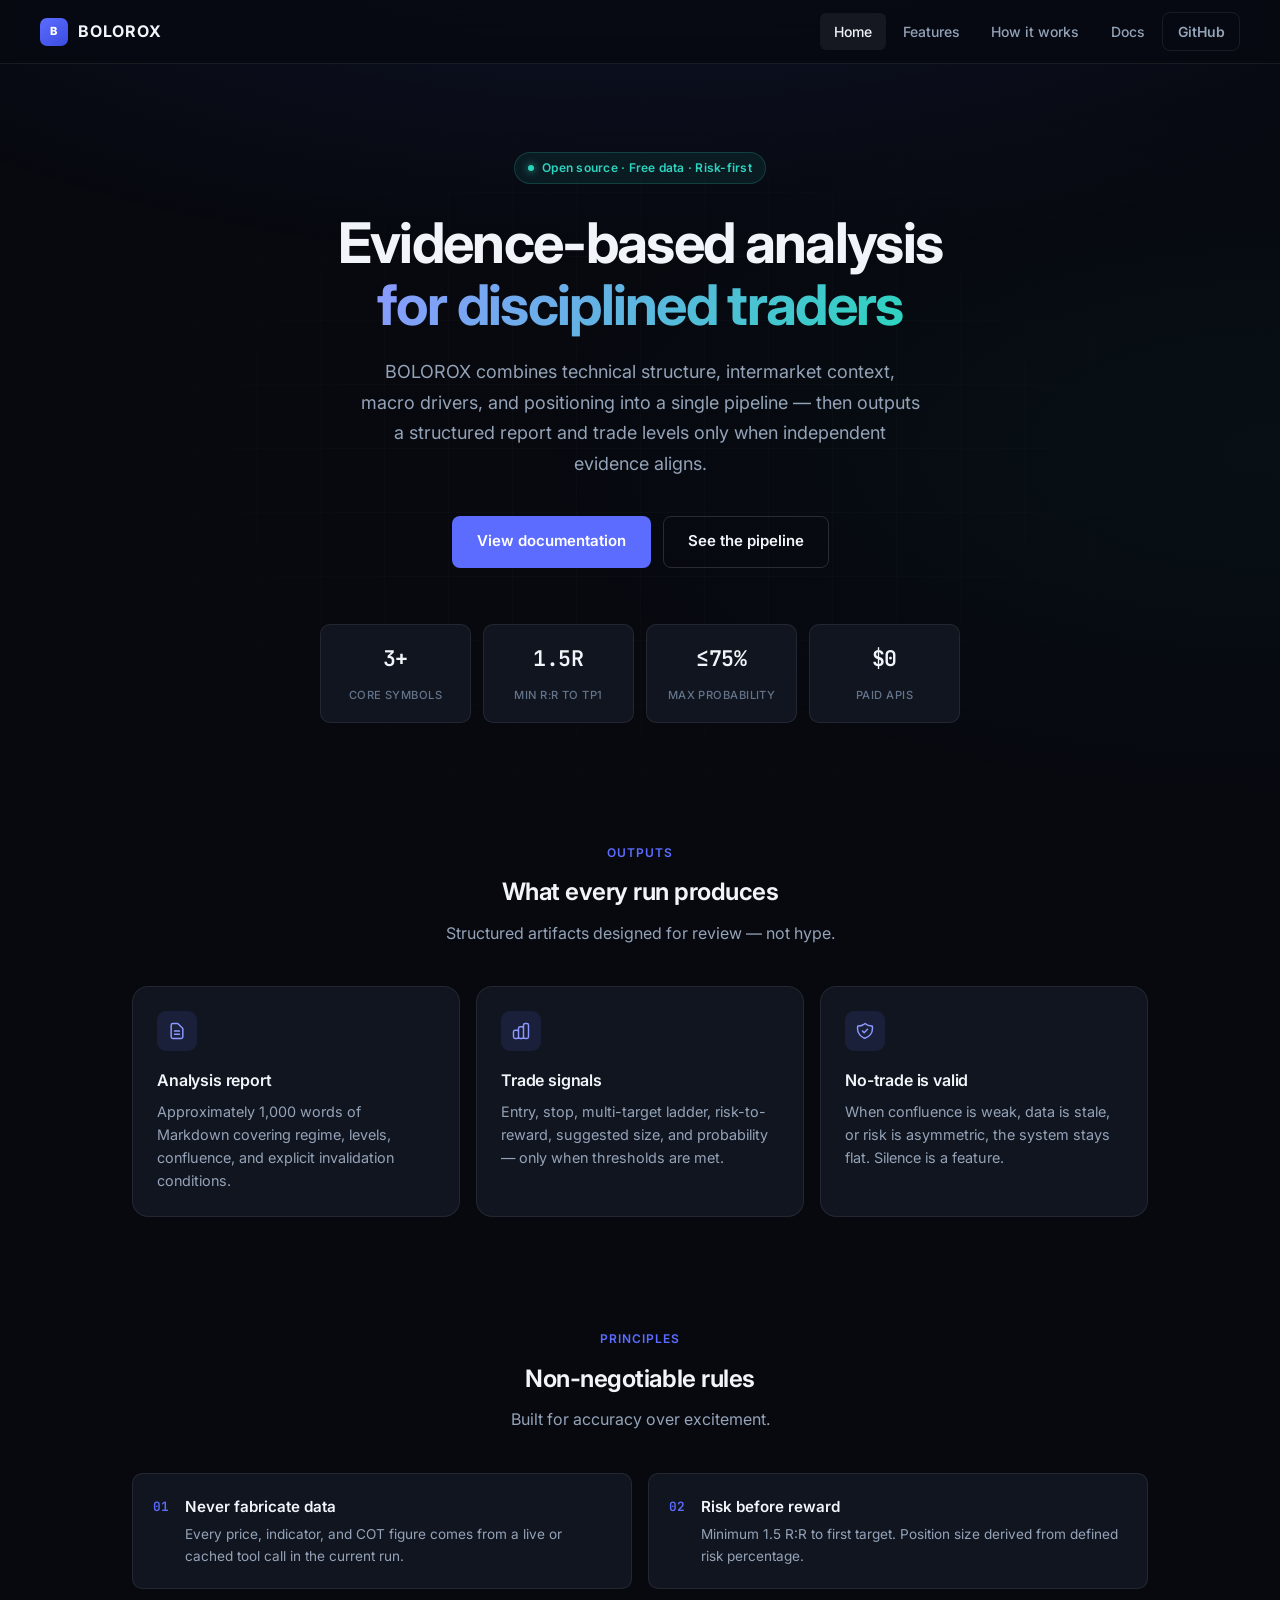
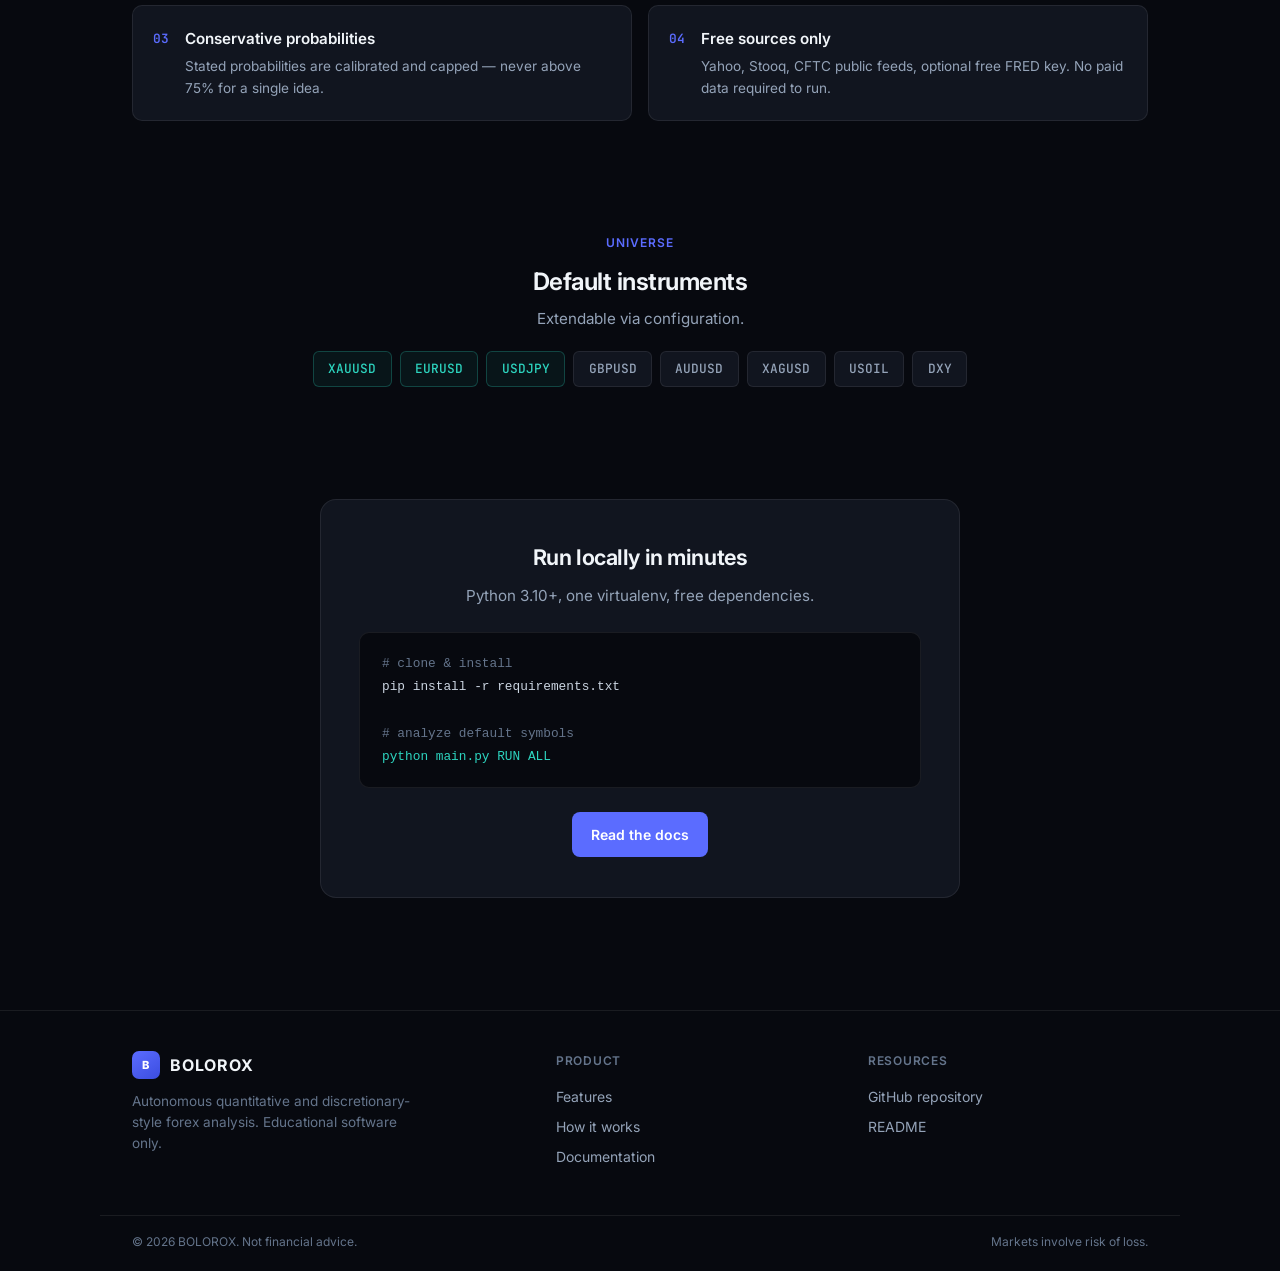
<file: website/index.html>
<!DOCTYPE html>
<html lang="en">
<head>
  <meta charset="UTF-8" />
  <meta name="viewport" content="width=device-width, initial-scale=1.0" />
  <title>BOLOROX — Risk-First Forex Analysis</title>
  <meta name="description" content="Open-source quantitative forex analyst. Evidence-based signals for XAUUSD, EURUSD, USDJPY — or a clear no-trade when confluence is insufficient." />
  <meta property="og:title" content="BOLOROX — Risk-First Forex Analysis" />
  <meta property="og:description" content="Autonomous pipeline for disciplined FX analysis. Free data sources. Conservative risk rules." />
  <meta property="og:type" content="website" />
  <meta property="og:url" content="https://bolorox.vercel.app" />
  <link rel="preconnect" href="https://fonts.googleapis.com" />
  <link rel="preconnect" href="https://fonts.gstatic.com" crossorigin />
  <link href="https://fonts.googleapis.com/css2?family=Inter:wght@400;500;600;700&family=JetBrains+Mono:wght@400;500;600&display=swap" rel="stylesheet" />
  <link rel="stylesheet" href="css/style.css" />
</head>
<body>
  <div class="bg-ambient"></div>
  <div class="bg-grid"></div>

  <header class="nav">
    <a href="index.html" class="logo"><span class="logo-mark">B</span> BOLOROX</a>
    <nav>
      <a href="index.html" class="active">Home</a>
      <a href="features.html">Features</a>
      <a href="how-it-works.html">How it works</a>
      <a href="docs.html">Docs</a>
      <a href="https://github.com/Jaymn2006/Bolrox" class="btn btn-ghost" target="_blank" rel="noopener">GitHub</a>
    </nav>
    <button class="menu-toggle" aria-label="Open menu">☰</button>
  </header>

  <main>
    <section class="hero">
      <div class="badge"><span class="badge-dot"></span> Open source · Free data · Risk-first</div>
      <h1>Evidence-based analysis<br /><span class="gradient-text">for disciplined traders</span></h1>
      <p class="lead">BOLOROX combines technical structure, intermarket context, macro drivers, and positioning into a single pipeline — then outputs a structured report and trade levels only when independent evidence aligns.</p>
      <div class="hero-cta">
        <a href="docs.html" class="btn btn-primary btn-lg">View documentation</a>
        <a href="how-it-works.html" class="btn btn-secondary btn-lg">See the pipeline</a>
      </div>
      <div class="hero-stats">
        <div class="stat"><span class="num">3+</span><span class="label">Core symbols</span></div>
        <div class="stat"><span class="num">1.5R</span><span class="label">Min R:R to TP1</span></div>
        <div class="stat"><span class="num">≤75%</span><span class="label">Max probability</span></div>
        <div class="stat"><span class="num">$0</span><span class="label">Paid APIs</span></div>
      </div>
    </section>

    <section class="section">
      <div class="section-header">
        <span class="section-label">Outputs</span>
        <h2>What every run produces</h2>
        <p>Structured artifacts designed for review — not hype.</p>
      </div>
      <div class="cards">
        <article class="card">
          <div class="card-icon">
            <svg xmlns="http://www.w3.org/2000/svg" fill="none" viewBox="0 0 24 24" stroke="currentColor" stroke-width="1.75"><path stroke-linecap="round" stroke-linejoin="round" d="M9 12h6m-6 4h6m2 5H7a2 2 0 01-2-2V5a2 2 0 012-2h5.586a1 1 0 01.707.293l5.414 5.414a1 1 0 01.293.707V19a2 2 0 01-2 2z"/></svg>
          </div>
          <h3>Analysis report</h3>
          <p>Approximately 1,000 words of Markdown covering regime, levels, confluence, and explicit invalidation conditions.</p>
        </article>
        <article class="card">
          <div class="card-icon">
            <svg xmlns="http://www.w3.org/2000/svg" fill="none" viewBox="0 0 24 24" stroke="currentColor" stroke-width="1.75"><path stroke-linecap="round" stroke-linejoin="round" d="M9 19v-6a2 2 0 00-2-2H5a2 2 0 00-2 2v6a2 2 0 002 2h2a2 2 0 002-2zm0 0V9a2 2 0 012-2h2a2 2 0 012 2v10m-6 0a2 2 0 002 2h2a2 2 0 002-2m0 0V5a2 2 0 012-2h2a2 2 0 012 2v14a2 2 0 01-2 2h-2a2 2 0 01-2-2z"/></svg>
          </div>
          <h3>Trade signals</h3>
          <p>Entry, stop, multi-target ladder, risk-to-reward, suggested size, and probability — only when thresholds are met.</p>
        </article>
        <article class="card">
          <div class="card-icon">
            <svg xmlns="http://www.w3.org/2000/svg" fill="none" viewBox="0 0 24 24" stroke="currentColor" stroke-width="1.75"><path stroke-linecap="round" stroke-linejoin="round" d="M9 12l2 2 4-4m5.618-4.016A11.955 11.955 0 0112 2.944a11.955 11.955 0 01-8.618 3.04A12.02 12.02 0 003 9c0 5.591 3.824 10.29 9 11.622 5.176-1.332 9-6.03 9-11.622 0-1.042-.133-2.052-.382-3.016z"/></svg>
          </div>
          <h3>No-trade is valid</h3>
          <p>When confluence is weak, data is stale, or risk is asymmetric, the system stays flat. Silence is a feature.</p>
        </article>
      </div>
    </section>

    <section class="section">
      <div class="section-header">
        <span class="section-label">Principles</span>
        <h2>Non-negotiable rules</h2>
        <p>Built for accuracy over excitement.</p>
      </div>
      <div class="principles">
        <div class="principle">
          <span class="principle-num">01</span>
          <div>
            <h3>Never fabricate data</h3>
            <p>Every price, indicator, and COT figure comes from a live or cached tool call in the current run.</p>
          </div>
        </div>
        <div class="principle">
          <span class="principle-num">02</span>
          <div>
            <h3>Risk before reward</h3>
            <p>Minimum 1.5 R:R to first target. Position size derived from defined risk percentage.</p>
          </div>
        </div>
        <div class="principle">
          <span class="principle-num">03</span>
          <div>
            <h3>Conservative probabilities</h3>
            <p>Stated probabilities are calibrated and capped — never above 75% for a single idea.</p>
          </div>
        </div>
        <div class="principle">
          <span class="principle-num">04</span>
          <div>
            <h3>Free sources only</h3>
            <p>Yahoo, Stooq, CFTC public feeds, optional free FRED key. No paid data required to run.</p>
          </div>
        </div>
      </div>
    </section>

    <section class="section">
      <div class="symbols-wrap">
        <span class="section-label">Universe</span>
        <h2 style="font-size:1.5rem;font-weight:650;letter-spacing:-0.02em;margin-bottom:0.25rem">Default instruments</h2>
        <p style="color:var(--text-secondary);font-size:0.95rem">Extendable via configuration.</p>
        <div class="symbols">
          <span class="chip primary">XAUUSD</span>
          <span class="chip primary">EURUSD</span>
          <span class="chip primary">USDJPY</span>
          <span class="chip">GBPUSD</span>
          <span class="chip">AUDUSD</span>
          <span class="chip">XAGUSD</span>
          <span class="chip">USOIL</span>
          <span class="chip">DXY</span>
        </div>
      </div>
    </section>

    <section class="section" style="padding-bottom:5rem">
      <div class="cta-panel">
        <h2>Run locally in minutes</h2>
        <p>Python 3.10+, one virtualenv, free dependencies.</p>
        <pre class="code-block"><code><span class="comment"># clone & install</span>
pip install -r requirements.txt

<span class="comment"># analyze default symbols</span>
<span class="cmd">python main.py RUN ALL</span></code></pre>
        <a href="docs.html" class="btn btn-primary">Read the docs</a>
      </div>
    </section>
  </main>

  <footer class="footer">
    <div class="footer-inner">
      <div class="footer-brand">
        <a href="index.html" class="logo"><span class="logo-mark">B</span> BOLOROX</a>
        <p>Autonomous quantitative and discretionary-style forex analysis. Educational software only.</p>
      </div>
      <div class="footer-col">
        <h4>Product</h4>
        <a href="features.html">Features</a>
        <a href="how-it-works.html">How it works</a>
        <a href="docs.html">Documentation</a>
      </div>
      <div class="footer-col">
        <h4>Resources</h4>
        <a href="https://github.com/Jaymn2006/Bolrox" target="_blank" rel="noopener">GitHub repository</a>
        <a href="https://github.com/Jaymn2006/Bolrox/blob/main/README.md" target="_blank" rel="noopener">README</a>
      </div>
    </div>
    <div class="footer-bottom">
      <span>© 2026 BOLOROX. Not financial advice.</span>
      <span>Markets involve risk of loss.</span>
    </div>
  </footer>
  <script src="js/main.js"></script>
</body>
</html>
</file>
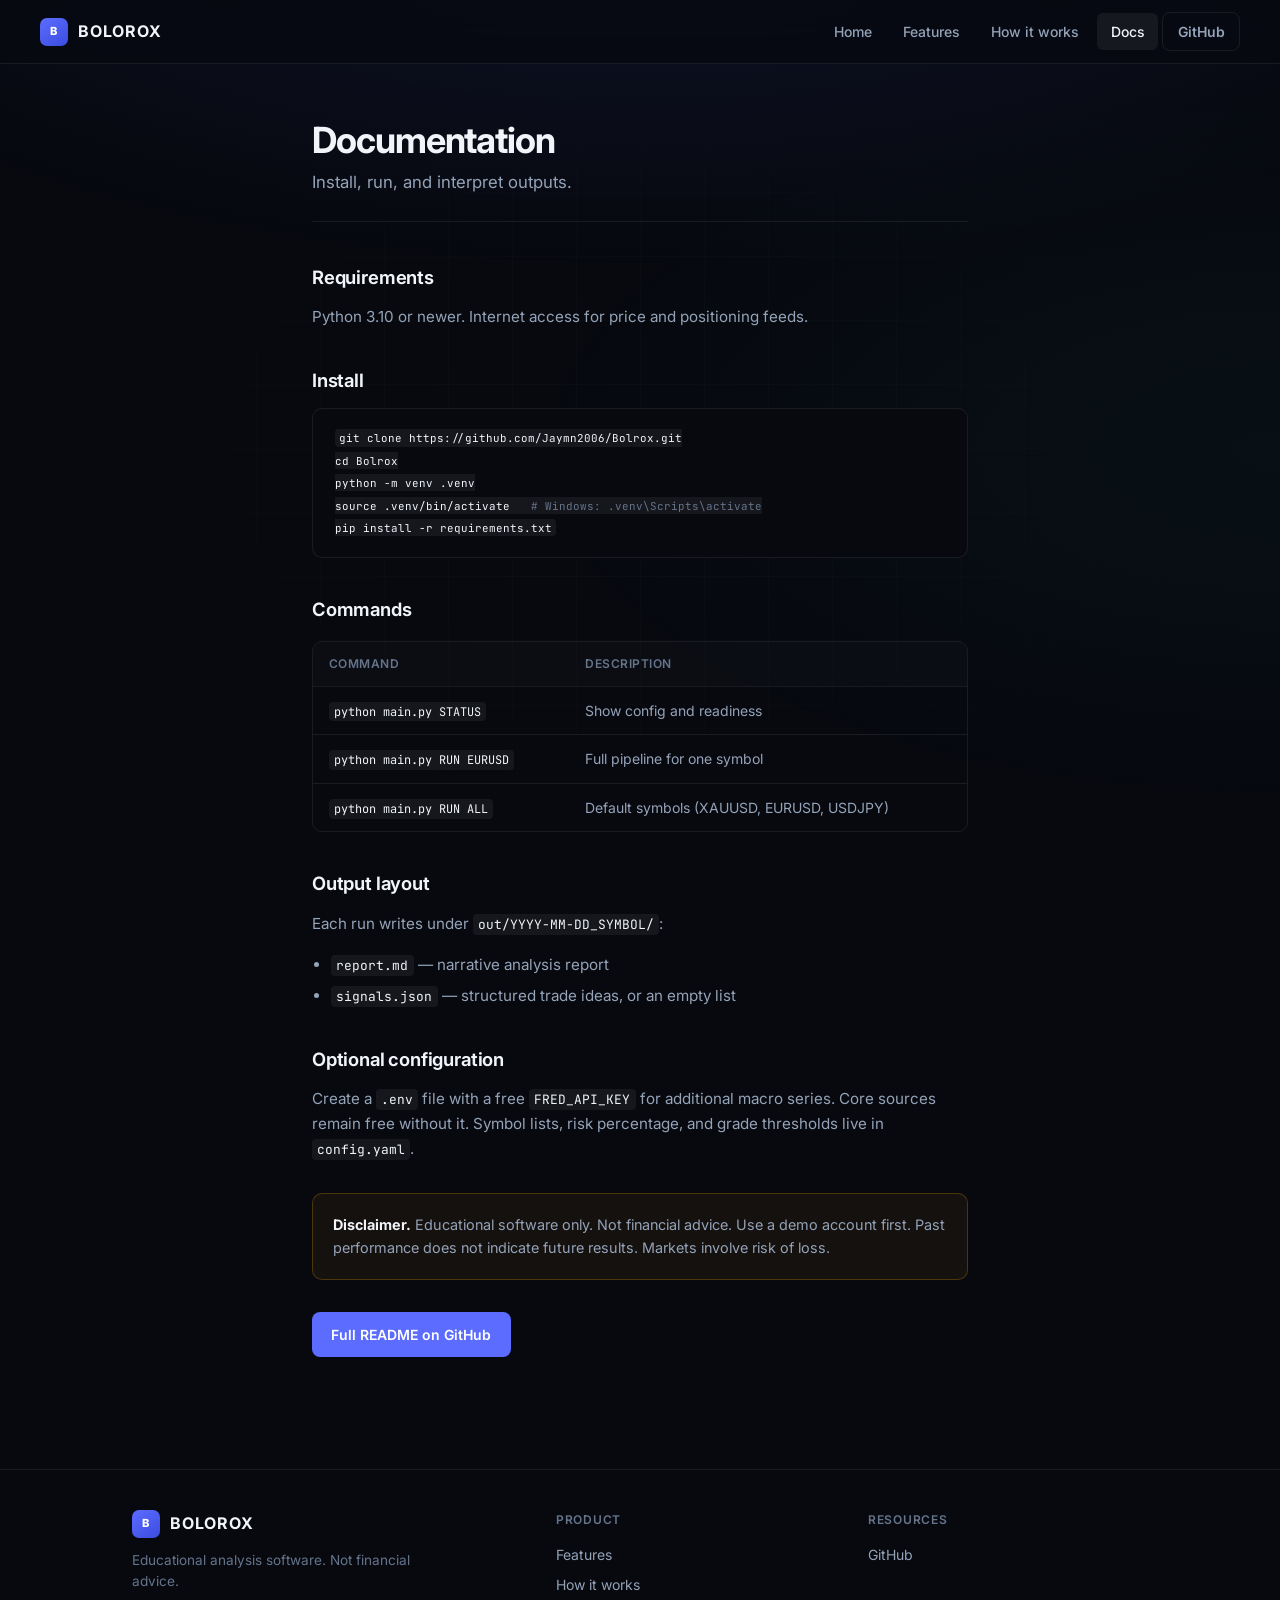
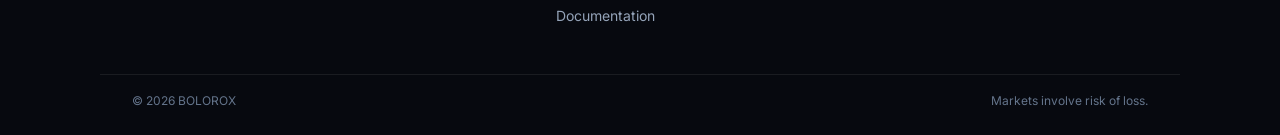
<file: website/docs.html>
<!DOCTYPE html>
<html lang="en">
<head>
  <meta charset="UTF-8" />
  <meta name="viewport" content="width=device-width, initial-scale=1.0" />
  <title>Documentation — BOLOROX</title>
  <meta name="description" content="Install, commands, and output layout for the BOLOROX forex analysis pipeline." />
  <link href="https://fonts.googleapis.com/css2?family=Inter:wght@400;500;600;700&family=JetBrains+Mono:wght@400;500;600&display=swap" rel="stylesheet" />
  <link rel="stylesheet" href="css/style.css" />
</head>
<body>
  <div class="bg-ambient"></div>
  <div class="bg-grid"></div>

  <header class="nav">
    <a href="index.html" class="logo"><span class="logo-mark">B</span> BOLOROX</a>
    <nav>
      <a href="index.html">Home</a>
      <a href="features.html">Features</a>
      <a href="how-it-works.html">How it works</a>
      <a href="docs.html" class="active">Docs</a>
      <a href="https://github.com/Jaymn2006/Bolrox" class="btn btn-ghost" target="_blank" rel="noopener">GitHub</a>
    </nav>
    <button class="menu-toggle" aria-label="Open menu">☰</button>
  </header>

  <main class="page">
    <div class="page-header">
      <h1>Documentation</h1>
      <p class="lead">Install, run, and interpret outputs.</p>
    </div>

    <h2>Requirements</h2>
    <p>Python 3.10 or newer. Internet access for price and positioning feeds.</p>

    <h2>Install</h2>
    <pre class="code-block"><code>git clone https://github.com/Jaymn2006/Bolrox.git
cd Bolrox
python -m venv .venv
source .venv/bin/activate   <span class="comment"># Windows: .venv\Scripts\activate</span>
pip install -r requirements.txt</code></pre>

    <h2>Commands</h2>
    <div class="table-wrap">
      <table class="table">
        <thead>
          <tr><th>Command</th><th>Description</th></tr>
        </thead>
        <tbody>
          <tr><td><code>python main.py STATUS</code></td><td>Show config and readiness</td></tr>
          <tr><td><code>python main.py RUN EURUSD</code></td><td>Full pipeline for one symbol</td></tr>
          <tr><td><code>python main.py RUN ALL</code></td><td>Default symbols (XAUUSD, EURUSD, USDJPY)</td></tr>
        </tbody>
      </table>
    </div>

    <h2>Output layout</h2>
    <p>Each run writes under <code>out/YYYY-MM-DD_SYMBOL/</code>:</p>
    <ul>
      <li><code>report.md</code> — narrative analysis report</li>
      <li><code>signals.json</code> — structured trade ideas, or an empty list</li>
    </ul>

    <h2>Optional configuration</h2>
    <p>Create a <code>.env</code> file with a free <code>FRED_API_KEY</code> for additional macro series. Core sources remain free without it. Symbol lists, risk percentage, and grade thresholds live in <code>config.yaml</code>.</p>

    <div class="callout warn">
      <strong>Disclaimer.</strong> Educational software only. Not financial advice. Use a demo account first. Past performance does not indicate future results. Markets involve risk of loss.
    </div>

    <p style="margin-top:2rem">
      <a href="https://github.com/Jaymn2006/Bolrox" class="btn btn-primary" target="_blank" rel="noopener">Full README on GitHub</a>
    </p>
  </main>

  <footer class="footer">
    <div class="footer-inner">
      <div class="footer-brand">
        <a href="index.html" class="logo"><span class="logo-mark">B</span> BOLOROX</a>
        <p>Educational analysis software. Not financial advice.</p>
      </div>
      <div class="footer-col">
        <h4>Product</h4>
        <a href="features.html">Features</a>
        <a href="how-it-works.html">How it works</a>
        <a href="docs.html">Documentation</a>
      </div>
      <div class="footer-col">
        <h4>Resources</h4>
        <a href="https://github.com/Jaymn2006/Bolrox" target="_blank" rel="noopener">GitHub</a>
      </div>
    </div>
    <div class="footer-bottom">
      <span>© 2026 BOLOROX</span>
      <span>Markets involve risk of loss.</span>
    </div>
  </footer>
  <script src="js/main.js"></script>
</body>
</html>
</file>
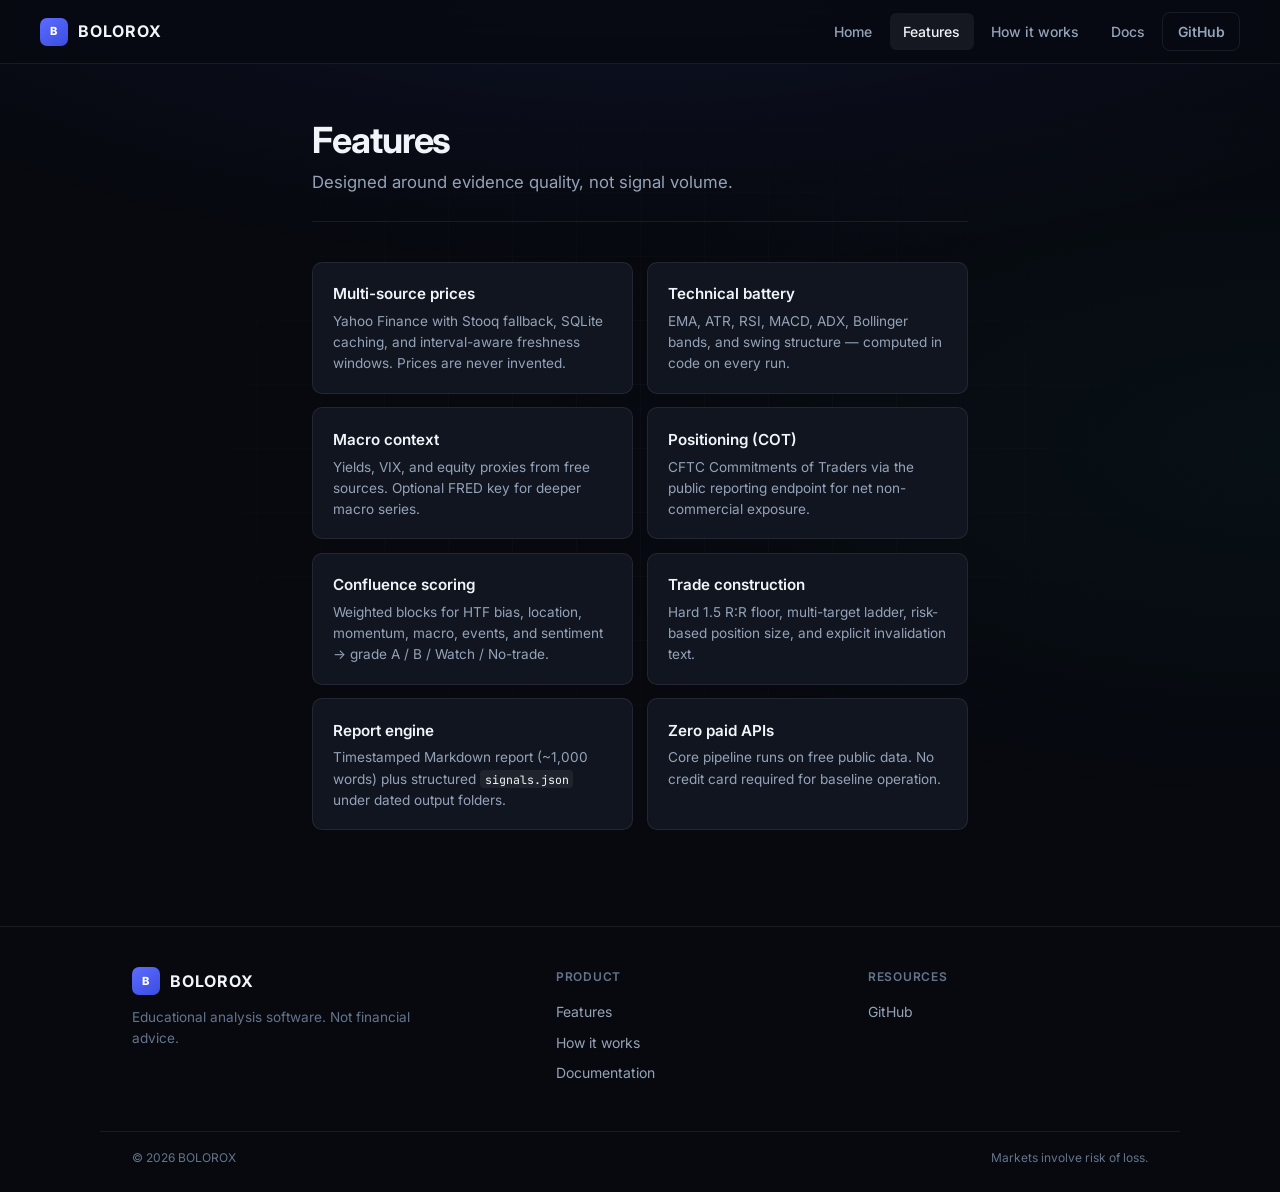
<file: website/features.html>
<!DOCTYPE html>
<html lang="en">
<head>
  <meta charset="UTF-8" />
  <meta name="viewport" content="width=device-width, initial-scale=1.0" />
  <title>Features — BOLOROX</title>
  <meta name="description" content="Multi-source data, technical indicators, confluence scoring, and risk-constrained trade construction." />
  <link href="https://fonts.googleapis.com/css2?family=Inter:wght@400;500;600;700&family=JetBrains+Mono:wght@400;500;600&display=swap" rel="stylesheet" />
  <link rel="stylesheet" href="css/style.css" />
</head>
<body>
  <div class="bg-ambient"></div>
  <div class="bg-grid"></div>

  <header class="nav">
    <a href="index.html" class="logo"><span class="logo-mark">B</span> BOLOROX</a>
    <nav>
      <a href="index.html">Home</a>
      <a href="features.html" class="active">Features</a>
      <a href="how-it-works.html">How it works</a>
      <a href="docs.html">Docs</a>
      <a href="https://github.com/Jaymn2006/Bolrox" class="btn btn-ghost" target="_blank" rel="noopener">GitHub</a>
    </nav>
    <button class="menu-toggle" aria-label="Open menu">☰</button>
  </header>

  <main class="page">
    <div class="page-header">
      <h1>Features</h1>
      <p class="lead">Designed around evidence quality, not signal volume.</p>
    </div>

    <div class="feature-grid">
      <div class="feature">
        <h3>Multi-source prices</h3>
        <p>Yahoo Finance with Stooq fallback, SQLite caching, and interval-aware freshness windows. Prices are never invented.</p>
      </div>
      <div class="feature">
        <h3>Technical battery</h3>
        <p>EMA, ATR, RSI, MACD, ADX, Bollinger bands, and swing structure — computed in code on every run.</p>
      </div>
      <div class="feature">
        <h3>Macro context</h3>
        <p>Yields, VIX, and equity proxies from free sources. Optional FRED key for deeper macro series.</p>
      </div>
      <div class="feature">
        <h3>Positioning (COT)</h3>
        <p>CFTC Commitments of Traders via the public reporting endpoint for net non-commercial exposure.</p>
      </div>
      <div class="feature">
        <h3>Confluence scoring</h3>
        <p>Weighted blocks for HTF bias, location, momentum, macro, events, and sentiment → grade A / B / Watch / No-trade.</p>
      </div>
      <div class="feature">
        <h3>Trade construction</h3>
        <p>Hard 1.5 R:R floor, multi-target ladder, risk-based position size, and explicit invalidation text.</p>
      </div>
      <div class="feature">
        <h3>Report engine</h3>
        <p>Timestamped Markdown report (~1,000 words) plus structured <code>signals.json</code> under dated output folders.</p>
      </div>
      <div class="feature">
        <h3>Zero paid APIs</h3>
        <p>Core pipeline runs on free public data. No credit card required for baseline operation.</p>
      </div>
    </div>
  </main>

  <footer class="footer">
    <div class="footer-inner">
      <div class="footer-brand">
        <a href="index.html" class="logo"><span class="logo-mark">B</span> BOLOROX</a>
        <p>Educational analysis software. Not financial advice.</p>
      </div>
      <div class="footer-col">
        <h4>Product</h4>
        <a href="features.html">Features</a>
        <a href="how-it-works.html">How it works</a>
        <a href="docs.html">Documentation</a>
      </div>
      <div class="footer-col">
        <h4>Resources</h4>
        <a href="https://github.com/Jaymn2006/Bolrox" target="_blank" rel="noopener">GitHub</a>
      </div>
    </div>
    <div class="footer-bottom">
      <span>© 2026 BOLOROX</span>
      <span>Markets involve risk of loss.</span>
    </div>
  </footer>
  <script src="js/main.js"></script>
</body>
</html>
</file>
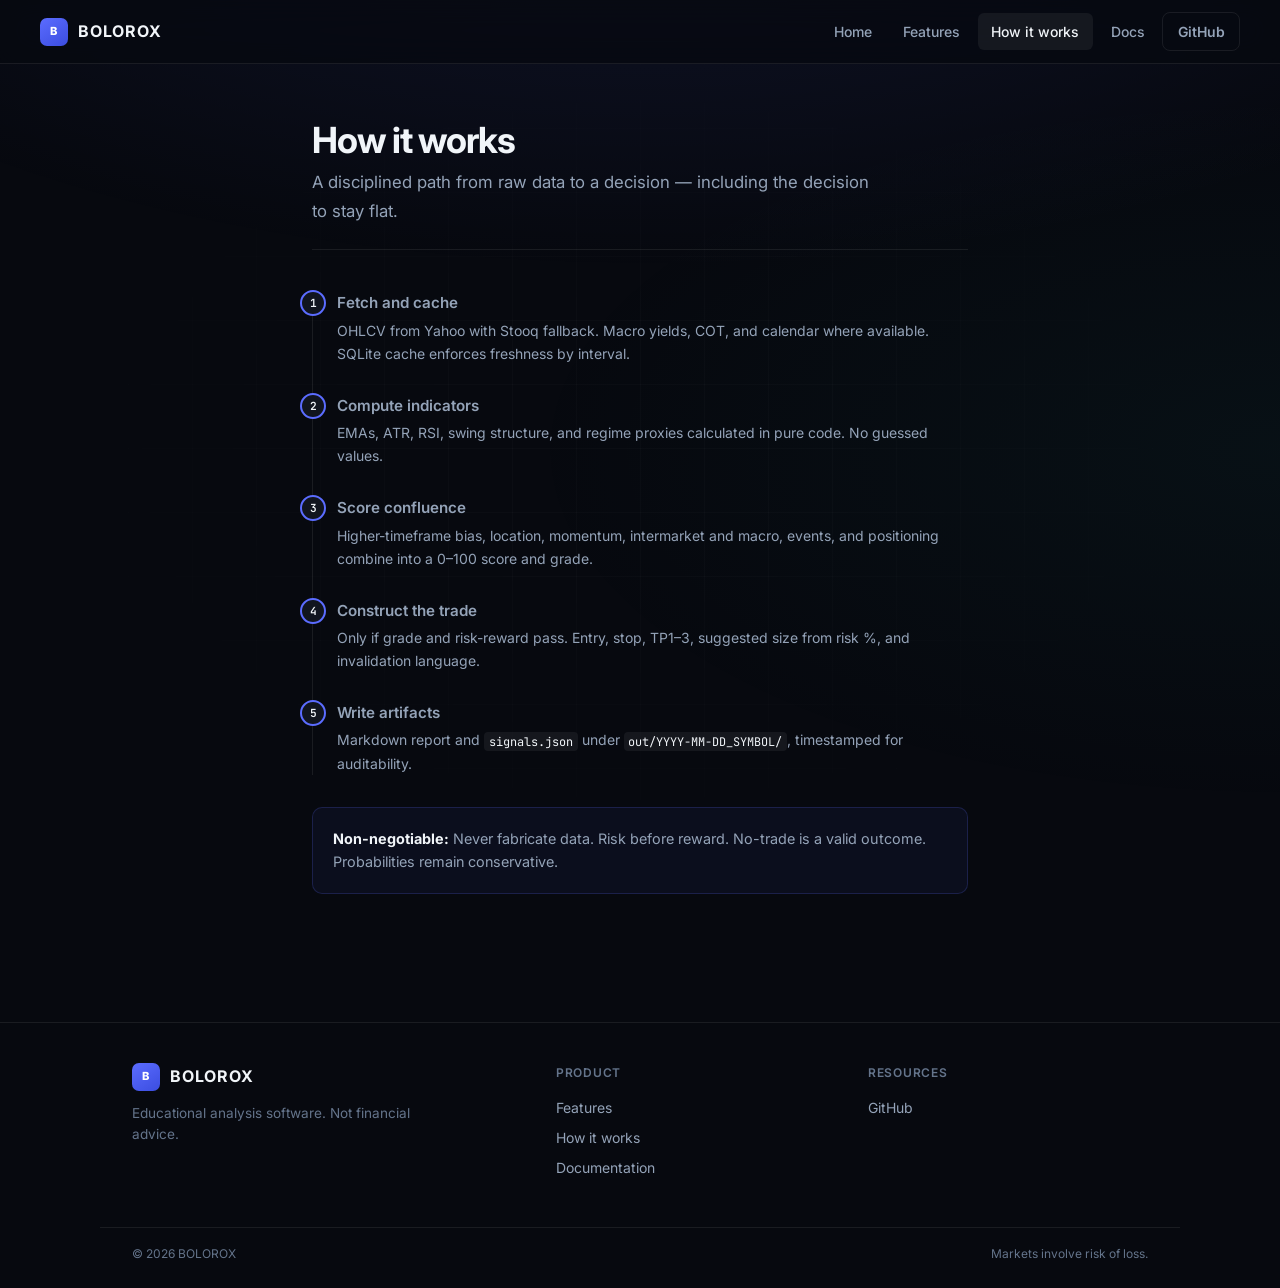
<file: website/how-it-works.html>
<!DOCTYPE html>
<html lang="en">
<head>
  <meta charset="UTF-8" />
  <meta name="viewport" content="width=device-width, initial-scale=1.0" />
  <title>How it works — BOLOROX</title>
  <meta name="description" content="Five-stage pipeline from data fetch through confluence scoring to report generation." />
  <link href="https://fonts.googleapis.com/css2?family=Inter:wght@400;500;600;700&family=JetBrains+Mono:wght@400;500;600&display=swap" rel="stylesheet" />
  <link rel="stylesheet" href="css/style.css" />
</head>
<body>
  <div class="bg-ambient"></div>
  <div class="bg-grid"></div>

  <header class="nav">
    <a href="index.html" class="logo"><span class="logo-mark">B</span> BOLOROX</a>
    <nav>
      <a href="index.html">Home</a>
      <a href="features.html">Features</a>
      <a href="how-it-works.html" class="active">How it works</a>
      <a href="docs.html">Docs</a>
      <a href="https://github.com/Jaymn2006/Bolrox" class="btn btn-ghost" target="_blank" rel="noopener">GitHub</a>
    </nav>
    <button class="menu-toggle" aria-label="Open menu">☰</button>
  </header>

  <main class="page">
    <div class="page-header">
      <h1>How it works</h1>
      <p class="lead">A disciplined path from raw data to a decision — including the decision to stay flat.</p>
    </div>

    <ol class="pipeline">
      <li>
        <span class="step">1</span>
        <div>
          <h3>Fetch and cache</h3>
          <p>OHLCV from Yahoo with Stooq fallback. Macro yields, COT, and calendar where available. SQLite cache enforces freshness by interval.</p>
        </div>
      </li>
      <li>
        <span class="step">2</span>
        <div>
          <h3>Compute indicators</h3>
          <p>EMAs, ATR, RSI, swing structure, and regime proxies calculated in pure code. No guessed values.</p>
        </div>
      </li>
      <li>
        <span class="step">3</span>
        <div>
          <h3>Score confluence</h3>
          <p>Higher-timeframe bias, location, momentum, intermarket and macro, events, and positioning combine into a 0–100 score and grade.</p>
        </div>
      </li>
      <li>
        <span class="step">4</span>
        <div>
          <h3>Construct the trade</h3>
          <p>Only if grade and risk-reward pass. Entry, stop, TP1–3, suggested size from risk %, and invalidation language.</p>
        </div>
      </li>
      <li>
        <span class="step">5</span>
        <div>
          <h3>Write artifacts</h3>
          <p>Markdown report and <code>signals.json</code> under <code>out/YYYY-MM-DD_SYMBOL/</code>, timestamped for auditability.</p>
        </div>
      </li>
    </ol>

    <div class="callout">
      <strong>Non-negotiable:</strong> Never fabricate data. Risk before reward. No-trade is a valid outcome. Probabilities remain conservative.
    </div>
  </main>

  <footer class="footer">
    <div class="footer-inner">
      <div class="footer-brand">
        <a href="index.html" class="logo"><span class="logo-mark">B</span> BOLOROX</a>
        <p>Educational analysis software. Not financial advice.</p>
      </div>
      <div class="footer-col">
        <h4>Product</h4>
        <a href="features.html">Features</a>
        <a href="how-it-works.html">How it works</a>
        <a href="docs.html">Documentation</a>
      </div>
      <div class="footer-col">
        <h4>Resources</h4>
        <a href="https://github.com/Jaymn2006/Bolrox" target="_blank" rel="noopener">GitHub</a>
      </div>
    </div>
    <div class="footer-bottom">
      <span>© 2026 BOLOROX</span>
      <span>Markets involve risk of loss.</span>
    </div>
  </footer>
  <script src="js/main.js"></script>
</body>
</html>
</file>
<file: website/css/style.css>
:root {
  --bg: #07090f;
  --bg-soft: #0c1019;
  --surface: #11151f;
  --surface-hover: #161b27;
  --border: rgba(255, 255, 255, 0.08);
  --border-strong: rgba(255, 255, 255, 0.14);
  --text: #f1f5f9;
  --text-secondary: #94a3b8;
  --text-muted: #64748b;
  --primary: #5b6cff;
  --primary-hover: #4a5aef;
  --accent: #2dd4bf;
  --warn: #f59e0b;
  --radius: 10px;
  --radius-lg: 16px;
  --font: "Inter", -apple-system, BlinkMacSystemFont, "Segoe UI", sans-serif;
  --mono: "JetBrains Mono", "SF Mono", ui-monospace, monospace;
  --max: 1080px;
  --nav-h: 64px;
}

*, *::before, *::after { box-sizing: border-box; margin: 0; padding: 0; }
html { scroll-behavior: smooth; }

body {
  font-family: var(--font);
  background: var(--bg);
  color: var(--text);
  line-height: 1.65;
  min-height: 100vh;
  -webkit-font-smoothing: antialiased;
}

a { color: inherit; }

.bg-ambient {
  position: fixed;
  inset: 0;
  z-index: 0;
  pointer-events: none;
  background:
    radial-gradient(ellipse 80% 50% at 50% -20%, rgba(91, 108, 255, 0.12), transparent),
    radial-gradient(ellipse 60% 40% at 100% 50%, rgba(45, 212, 191, 0.04), transparent);
}

.bg-grid {
  position: fixed;
  inset: 0;
  z-index: 0;
  pointer-events: none;
  background-image:
    linear-gradient(rgba(255, 255, 255, 0.02) 1px, transparent 1px),
    linear-gradient(90deg, rgba(255, 255, 255, 0.02) 1px, transparent 1px);
  background-size: 64px 64px;
  mask-image: radial-gradient(ellipse at center, black 20%, transparent 70%);
}

.nav {
  position: sticky;
  top: 0;
  z-index: 100;
  height: var(--nav-h);
  display: flex;
  align-items: center;
  justify-content: space-between;
  padding: 0 clamp(1.25rem, 4vw, 2.5rem);
  background: rgba(7, 9, 15, 0.8);
  backdrop-filter: blur(16px) saturate(1.4);
  border-bottom: 1px solid var(--border);
}

.logo {
  display: flex;
  align-items: center;
  gap: 0.6rem;
  text-decoration: none;
  font-weight: 700;
  font-size: 1rem;
  letter-spacing: 0.06em;
  color: var(--text);
}

.logo-mark {
  width: 28px;
  height: 28px;
  border-radius: 7px;
  background: linear-gradient(145deg, var(--primary), #3b4de0);
  display: flex;
  align-items: center;
  justify-content: center;
  font-size: 0.7rem;
  font-weight: 800;
  color: #fff;
}

.nav nav {
  display: flex;
  align-items: center;
  gap: 0.25rem;
}

.nav nav > a:not(.btn) {
  color: var(--text-secondary);
  text-decoration: none;
  font-weight: 500;
  font-size: 0.875rem;
  padding: 0.45rem 0.85rem;
  border-radius: 6px;
  transition: color 0.15s, background 0.15s;
}

.nav nav > a:not(.btn):hover {
  color: var(--text);
  background: rgba(255, 255, 255, 0.04);
}

.nav nav > a.active {
  color: var(--text);
  background: rgba(255, 255, 255, 0.06);
}

.menu-toggle {
  display: none;
  background: none;
  border: 1px solid var(--border);
  color: var(--text);
  width: 40px;
  height: 40px;
  border-radius: 8px;
  cursor: pointer;
  font-size: 1.1rem;
  align-items: center;
  justify-content: center;
}

.btn {
  display: inline-flex;
  align-items: center;
  justify-content: center;
  gap: 0.4rem;
  padding: 0.625rem 1.15rem;
  border-radius: 8px;
  font-weight: 600;
  font-size: 0.875rem;
  text-decoration: none;
  transition: background 0.15s, border-color 0.15s, box-shadow 0.15s;
  border: 1px solid transparent;
  cursor: pointer;
  white-space: nowrap;
}

.btn-primary {
  background: var(--primary);
  color: #fff;
}
.btn-primary:hover {
  background: var(--primary-hover);
  box-shadow: 0 4px 20px rgba(91, 108, 255, 0.35);
}

.btn-secondary {
  background: transparent;
  color: var(--text);
  border-color: var(--border-strong);
}
.btn-secondary:hover {
  background: rgba(255, 255, 255, 0.04);
  border-color: rgba(255, 255, 255, 0.2);
}

.btn-ghost {
  background: transparent;
  color: var(--text-secondary);
  border-color: var(--border);
  padding: 0.45rem 0.9rem;
}
.btn-ghost:hover {
  color: var(--text);
  border-color: var(--border-strong);
}

.btn-lg {
  padding: 0.8rem 1.5rem;
  font-size: 0.9375rem;
}

.hero {
  position: relative;
  z-index: 1;
  max-width: 820px;
  margin: 0 auto;
  padding: 5.5rem clamp(1.25rem, 4vw, 2rem) 4rem;
  text-align: center;
}

.badge {
  display: inline-flex;
  align-items: center;
  gap: 0.5rem;
  padding: 0.3rem 0.85rem;
  border-radius: 999px;
  font-size: 0.75rem;
  font-weight: 600;
  letter-spacing: 0.02em;
  color: var(--accent);
  background: rgba(45, 212, 191, 0.08);
  border: 1px solid rgba(45, 212, 191, 0.2);
  margin-bottom: 1.75rem;
}

.badge-dot {
  width: 6px;
  height: 6px;
  border-radius: 50%;
  background: var(--accent);
  box-shadow: 0 0 8px var(--accent);
}

h1 {
  font-size: clamp(2.25rem, 5.5vw, 3.5rem);
  font-weight: 700;
  line-height: 1.12;
  letter-spacing: -0.03em;
  margin-bottom: 1.25rem;
  color: var(--text);
}

.gradient-text {
  background: linear-gradient(120deg, #8b9aff 0%, var(--accent) 100%);
  -webkit-background-clip: text;
  -webkit-text-fill-color: transparent;
  background-clip: text;
}

.lead {
  font-size: 1.125rem;
  color: var(--text-secondary);
  max-width: 560px;
  margin: 0 auto 2.25rem;
  line-height: 1.7;
}

.hero-cta {
  display: flex;
  gap: 0.75rem;
  justify-content: center;
  flex-wrap: wrap;
  margin-bottom: 3.5rem;
}

.hero-stats {
  display: grid;
  grid-template-columns: repeat(4, 1fr);
  gap: 0.75rem;
  max-width: 640px;
  margin: 0 auto;
}

.stat {
  background: var(--surface);
  border: 1px solid var(--border);
  border-radius: var(--radius);
  padding: 1rem 0.75rem;
}

.stat .num {
  display: block;
  font-size: 1.35rem;
  font-weight: 600;
  color: var(--text);
  font-family: var(--mono);
  letter-spacing: -0.02em;
  margin-bottom: 0.2rem;
}

.stat .label {
  font-size: 0.7rem;
  color: var(--text-muted);
  font-weight: 500;
  text-transform: uppercase;
  letter-spacing: 0.04em;
}

.section {
  position: relative;
  z-index: 1;
  max-width: var(--max);
  margin: 0 auto;
  padding: 3.5rem clamp(1.25rem, 4vw, 2rem);
}

.section-header {
  text-align: center;
  margin-bottom: 2.5rem;
}

.section-header h2 {
  font-size: 1.5rem;
  font-weight: 650;
  letter-spacing: -0.02em;
  margin-bottom: 0.5rem;
}

.section-header p {
  color: var(--text-secondary);
  font-size: 1rem;
  max-width: 480px;
  margin: 0 auto;
}

.section-label {
  display: block;
  font-size: 0.75rem;
  font-weight: 600;
  text-transform: uppercase;
  letter-spacing: 0.08em;
  color: var(--primary);
  margin-bottom: 0.6rem;
}

.cards {
  display: grid;
  grid-template-columns: repeat(3, 1fr);
  gap: 1rem;
}

.card {
  background: var(--surface);
  border: 1px solid var(--border);
  border-radius: var(--radius-lg);
  padding: 1.5rem;
  transition: border-color 0.2s, background 0.2s;
}

.card:hover {
  border-color: var(--border-strong);
  background: var(--surface-hover);
}

.card-icon {
  width: 40px;
  height: 40px;
  border-radius: 9px;
  background: rgba(91, 108, 255, 0.12);
  color: #8b9aff;
  display: flex;
  align-items: center;
  justify-content: center;
  margin-bottom: 1rem;
}

.card-icon svg { width: 20px; height: 20px; }

.card h3 {
  font-size: 1rem;
  font-weight: 600;
  margin-bottom: 0.4rem;
  letter-spacing: -0.01em;
}

.card p {
  color: var(--text-secondary);
  font-size: 0.9rem;
  line-height: 1.6;
}

.principles {
  display: grid;
  grid-template-columns: repeat(2, 1fr);
  gap: 1rem;
}

.principle {
  display: flex;
  gap: 1rem;
  padding: 1.25rem;
  background: var(--surface);
  border: 1px solid var(--border);
  border-radius: var(--radius);
}

.principle-num {
  font-family: var(--mono);
  font-size: 0.8rem;
  font-weight: 600;
  color: var(--primary);
  flex-shrink: 0;
  padding-top: 0.15rem;
}

.principle h3 {
  font-size: 0.95rem;
  font-weight: 600;
  margin-bottom: 0.25rem;
}

.principle p {
  font-size: 0.85rem;
  color: var(--text-secondary);
  margin: 0;
}

.symbols-wrap { text-align: center; }

.symbols {
  display: flex;
  flex-wrap: wrap;
  gap: 0.5rem;
  justify-content: center;
  margin-top: 1.25rem;
}

.chip {
  padding: 0.4rem 0.9rem;
  border-radius: 6px;
  background: var(--surface);
  border: 1px solid var(--border);
  font-family: var(--mono);
  font-weight: 500;
  font-size: 0.8rem;
  color: var(--text-secondary);
}

.chip.primary {
  color: var(--accent);
  border-color: rgba(45, 212, 191, 0.25);
  background: rgba(45, 212, 191, 0.06);
}

.cta-panel {
  background: var(--surface);
  border: 1px solid var(--border);
  border-radius: var(--radius-lg);
  padding: 2.5rem clamp(1.25rem, 3vw, 2.5rem);
  text-align: center;
  max-width: 640px;
  margin: 0 auto;
}

.cta-panel h2 {
  font-size: 1.35rem;
  font-weight: 650;
  margin-bottom: 0.5rem;
  letter-spacing: -0.02em;
}

.cta-panel > p {
  color: var(--text-secondary);
  font-size: 0.95rem;
  margin-bottom: 1.5rem;
}

.code-block {
  background: var(--bg);
  border: 1px solid var(--border);
  border-radius: var(--radius);
  padding: 1.15rem 1.35rem;
  text-align: left;
  overflow-x: auto;
  margin: 0 auto 1.5rem;
  font-family: var(--mono);
  font-size: 0.8rem;
  color: #cbd5e1;
  line-height: 1.75;
}

.code-block .comment { color: var(--text-muted); }
.code-block .cmd { color: var(--accent); }

.page {
  position: relative;
  z-index: 1;
  max-width: 720px;
  margin: 0 auto;
  padding: 3.5rem clamp(1.25rem, 4vw, 2rem) 4rem;
}

.page-header {
  margin-bottom: 2.5rem;
  padding-bottom: 1.5rem;
  border-bottom: 1px solid var(--border);
}

.page-header h1 {
  font-size: clamp(1.75rem, 4vw, 2.25rem);
  margin-bottom: 0.5rem;
}

.page-header .lead {
  margin: 0;
  text-align: left;
  font-size: 1.05rem;
}

.page h2 {
  font-size: 1.15rem;
  font-weight: 650;
  margin: 2.25rem 0 0.75rem;
  letter-spacing: -0.01em;
  color: var(--text);
}

.page p, .page li {
  color: var(--text-secondary);
  font-size: 0.95rem;
}

.page p { margin-bottom: 1rem; }
.page ul { padding-left: 1.2rem; margin-bottom: 1rem; }
.page li { margin-bottom: 0.35rem; }

.page code {
  font-family: var(--mono);
  font-size: 0.85em;
  background: rgba(255, 255, 255, 0.06);
  padding: 0.15em 0.4em;
  border-radius: 4px;
  color: var(--text);
}

.feature-grid {
  display: grid;
  grid-template-columns: repeat(2, 1fr);
  gap: 0.85rem;
}

.feature {
  background: var(--surface);
  border: 1px solid var(--border);
  border-radius: var(--radius);
  padding: 1.15rem 1.25rem;
}

.feature h3 {
  margin-bottom: 0.3rem;
  font-size: 0.95rem;
  font-weight: 600;
}

.feature p {
  color: var(--text-secondary);
  font-size: 0.85rem;
  margin: 0;
  line-height: 1.55;
}

.pipeline {
  list-style: none;
  margin: 0;
  border-left: 1px solid var(--border);
  padding-left: 0;
}

.pipeline li {
  display: flex;
  gap: 1.15rem;
  margin-bottom: 0;
  padding: 0 0 1.75rem 1.5rem;
  position: relative;
}

.pipeline li:last-child { padding-bottom: 0; }

.step {
  position: absolute;
  left: -13px;
  flex-shrink: 0;
  width: 26px;
  height: 26px;
  border-radius: 50%;
  background: var(--surface);
  border: 2px solid var(--primary);
  color: var(--text);
  font-weight: 600;
  font-size: 0.7rem;
  font-family: var(--mono);
  display: flex;
  align-items: center;
  justify-content: center;
}

.pipeline h3 {
  margin-bottom: 0.2rem;
  font-size: 0.95rem;
  font-weight: 600;
}

.pipeline p {
  color: var(--text-secondary);
  margin: 0;
  font-size: 0.875rem;
}

.callout {
  background: rgba(91, 108, 255, 0.06);
  border: 1px solid rgba(91, 108, 255, 0.2);
  border-radius: var(--radius);
  padding: 1.15rem 1.25rem;
  margin: 2rem 0;
  font-size: 0.9rem;
  color: var(--text-secondary);
}

.callout strong { color: var(--text); }

.callout.warn {
  background: rgba(245, 158, 11, 0.06);
  border-color: rgba(245, 158, 11, 0.25);
}

.table-wrap {
  overflow-x: auto;
  margin: 1rem 0 1.5rem;
  border: 1px solid var(--border);
  border-radius: var(--radius);
}

.table {
  width: 100%;
  border-collapse: collapse;
  font-size: 0.875rem;
}

.table th, .table td {
  text-align: left;
  padding: 0.75rem 1rem;
  border-bottom: 1px solid var(--border);
}

.table tr:last-child td { border-bottom: none; }

.table th {
  color: var(--text-muted);
  font-weight: 600;
  font-size: 0.75rem;
  text-transform: uppercase;
  letter-spacing: 0.04em;
  background: rgba(255, 255, 255, 0.02);
}

.table td { color: var(--text-secondary); }
.table td code { white-space: nowrap; }

.footer {
  position: relative;
  z-index: 1;
  border-top: 1px solid var(--border);
  margin-top: 2rem;
}

.footer-inner {
  max-width: var(--max);
  margin: 0 auto;
  padding: 2.5rem clamp(1.25rem, 4vw, 2rem);
  display: grid;
  grid-template-columns: 1.4fr 1fr 1fr;
  gap: 2rem;
}

.footer-brand .logo { margin-bottom: 0.75rem; }

.footer-brand p {
  font-size: 0.85rem;
  color: var(--text-muted);
  max-width: 280px;
  line-height: 1.55;
}

.footer-col h4 {
  font-size: 0.75rem;
  font-weight: 600;
  text-transform: uppercase;
  letter-spacing: 0.06em;
  color: var(--text-muted);
  margin-bottom: 0.85rem;
}

.footer-col a {
  display: block;
  font-size: 0.875rem;
  color: var(--text-secondary);
  text-decoration: none;
  margin-bottom: 0.45rem;
  transition: color 0.15s;
}

.footer-col a:hover { color: var(--text); }

.footer-bottom {
  max-width: var(--max);
  margin: 0 auto;
  padding: 1rem clamp(1.25rem, 4vw, 2rem) 1.5rem;
  border-top: 1px solid var(--border);
  display: flex;
  justify-content: space-between;
  flex-wrap: wrap;
  gap: 0.5rem;
  font-size: 0.75rem;
  color: var(--text-muted);
}

.footer-bottom a {
  color: var(--text-secondary);
  text-decoration: none;
}

.footer-bottom a:hover { color: var(--text); }

@media (max-width: 860px) {
  .cards { grid-template-columns: 1fr; }
  .principles { grid-template-columns: 1fr; }
  .feature-grid { grid-template-columns: 1fr; }
  .footer-inner { grid-template-columns: 1fr; gap: 1.5rem; }
}

@media (max-width: 720px) {
  .nav nav { display: none; }
  .nav nav.open {
    display: flex;
    flex-direction: column;
    align-items: stretch;
    position: absolute;
    top: var(--nav-h);
    left: 0;
    right: 0;
    background: var(--bg-soft);
    padding: 0.75rem;
    border-bottom: 1px solid var(--border);
    gap: 0.15rem;
  }
  .nav nav.open .btn-ghost { margin-top: 0.5rem; text-align: center; }
  .menu-toggle { display: flex; }
  .hero-stats { grid-template-columns: 1fr 1fr; }
  .hero { padding-top: 3.5rem; }
}
</file>
